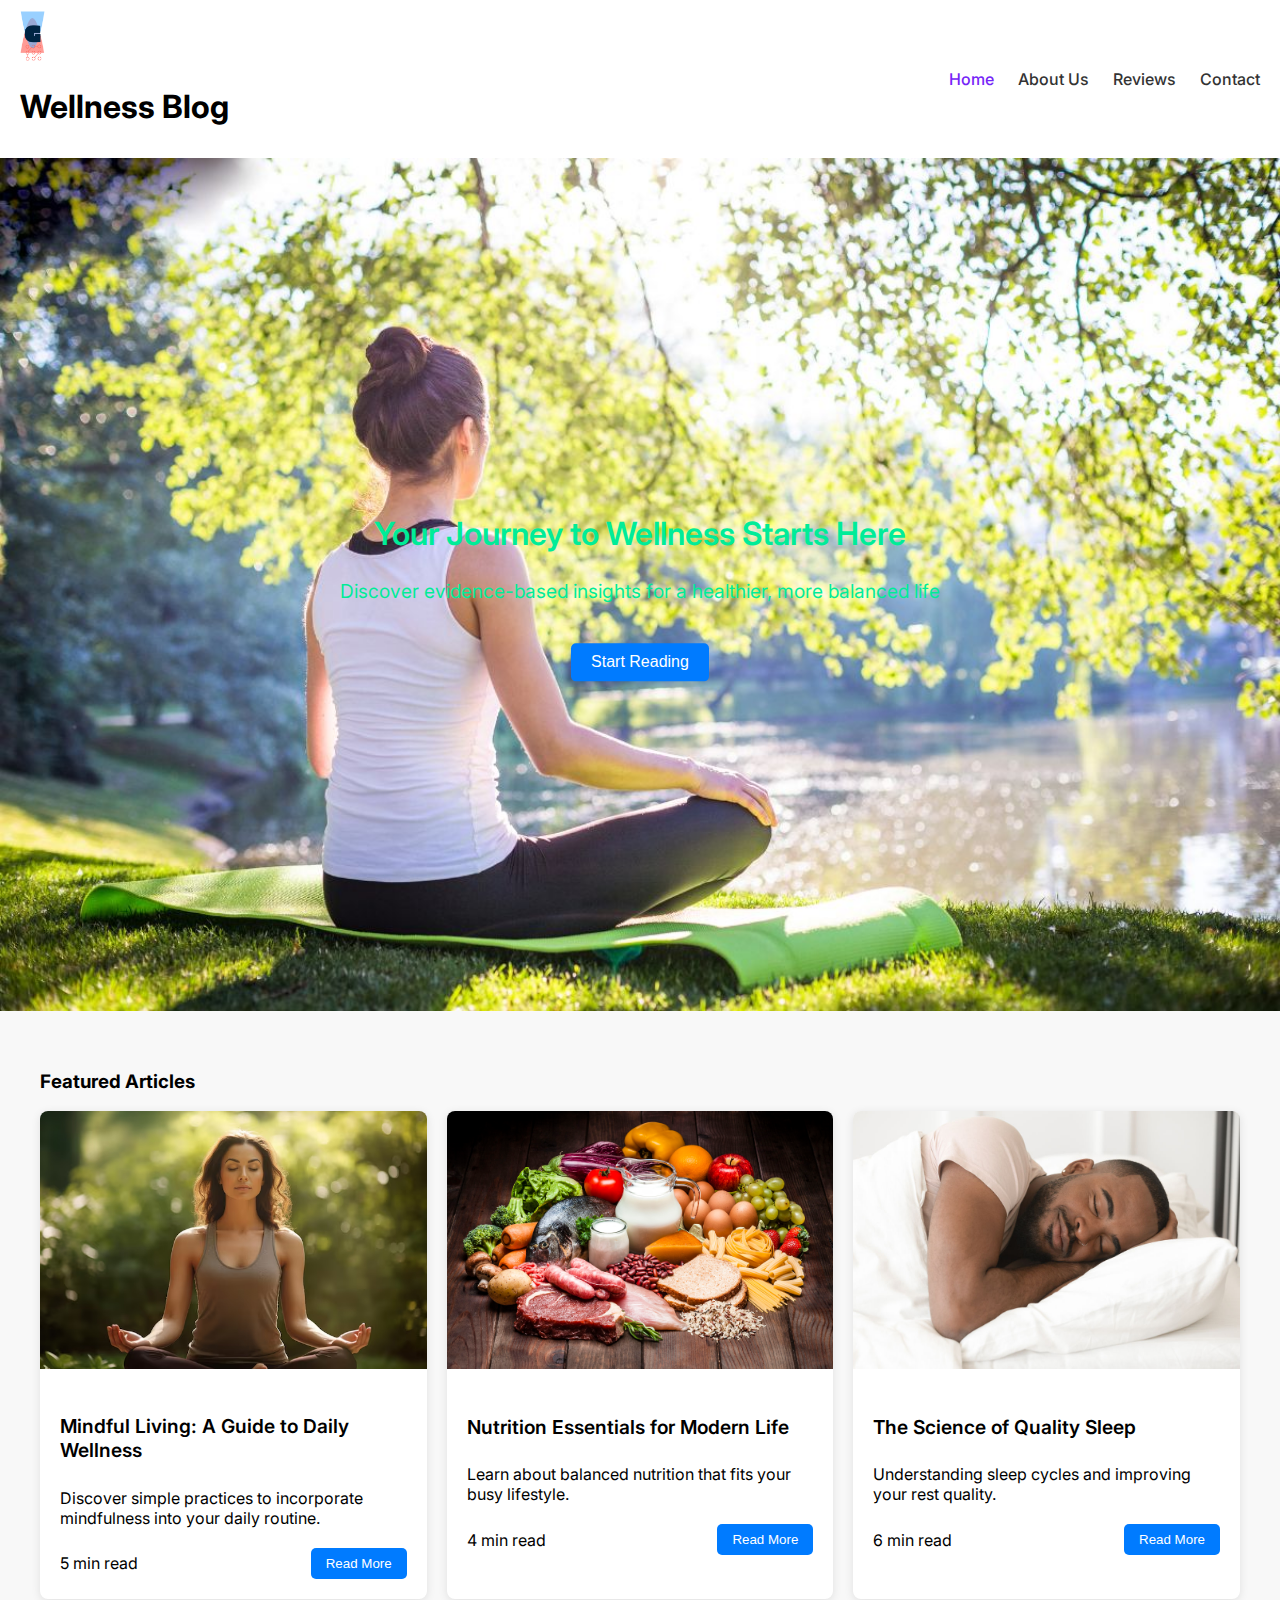
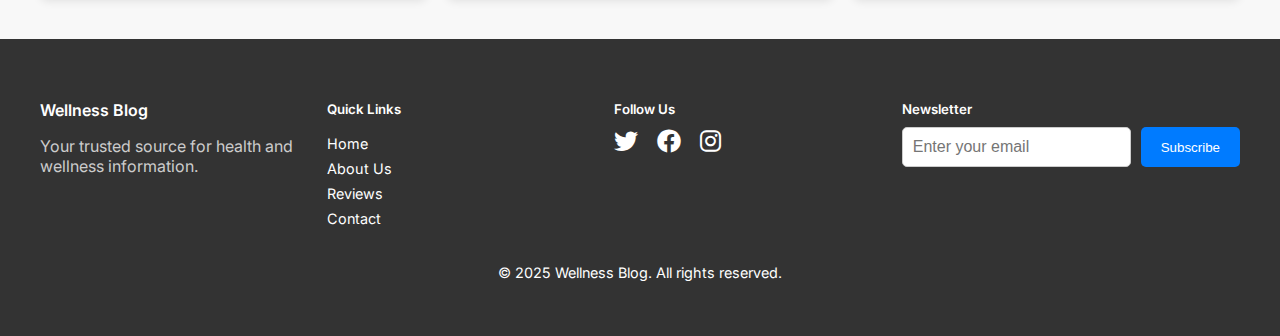
<file: index.html>
<!DOCTYPE html>
<html lang="en">
<head>
    <meta charset="UTF-8">
    <meta name="viewport" content="width=device-width, initial-scale=1.0">
    <title>Wellness Blog - Home</title>
    <!-- Font Awesome for icons -->
    <link rel="stylesheet" href="https://cdnjs.cloudflare.com/ajax/libs/font-awesome/6.0.0/css/all.min.css">
    <!-- Google Font - Inter -->
    <link href="https://fonts.googleapis.com/css2?family=Inter:wght@400;500;600;700&display=swap" rel="stylesheet">
    <!-- Your custom CSS -->
    <link rel="stylesheet" href="styles.css">
</head>
<body>
    <nav class="navbar">
        <div class="nav-container">
            <div class="nav-content">
                <div class="logo">
                   <img src="images/Logo.png" alt="Wellness Blog Logo">                
                <h1>Wellness Blog</h1>
                </div>
                
                <div class="nav-links">
                    <a href="index.html" class="active">Home</a>
                    <a href="about.html">About Us</a>
                    <a href="reviews.html">Reviews</a>
                    <a href="contact.html">Contact</a>
                </div>

                <button class="mobile-menu-button">
                    <i class="fas fa-bars"></i>
                    <button class="mobile-menu-button">Menu</button>
                  <div class="mobile-menu">
                </button>
            </div>
        </div>

        <div class="mobile-menu">
            <div class="mobile-links">
                <a href="index.html" class="active">Home</a>
                <a href="about.html">About Us</a>
                <a href="reviews.html">Reviews</a>
                <a href="contact.html">Contact</a>
            </div>
        </div>
    </nav>

    <main>
        <section class="hero">
            <img src="images/hero-wellness 1.jpg" alt="Woman practicing yoga in a peaceful setting with natural light" class="hero-image">
            <div class="hero-content">
                <div class="hero-text">
                    <h2>Your Journey to Wellness Starts Here</h2>
                    <p>Discover evidence-based insights for a healthier, more balanced life</p>
                    <button class="cta-button">Start Reading</button>
                </div>
            </div>
        </section>

        <section class="featured-articles">
            <div class="container">
                <h3>Featured Articles</h3>
                <div class="articles-grid">
                    <article class="article-card">
                        <img src="images/hero-wellness.avif" alt="Meditation and mindfulness">
                        <div class="article-content">
                            <h4>Mindful Living: A Guide to Daily Wellness</h4>
                            <p>Discover simple practices to incorporate mindfulness into your daily routine.</p>
                            <div class="article-footer">
                                <span>5 min read</span>
                                <button class="read-more">Read More</button>
                            </div>
                        </div>
                    </article>

                    <article class="article-card">
                        <img src="images/healthy-food.jpg" alt="Healthy nutrition">
                        <div class="article-content">
                            <h4>Nutrition Essentials for Modern Life</h4>
                            <p>Learn about balanced nutrition that fits your busy lifestyle.</p>
                            <div class="article-footer">
                                <span>4 min read</span>
                                <button class="read-more">Read More</button>
                            </div>
                        </div>
                    </article>

                    <article class="article-card">
                        <img src="images/peaceful-sleep.jpg" alt="Peaceful sleep">
                        <div class="article-content">
                            <h4>The Science of Quality Sleep</h4>
                            <p>Understanding sleep cycles and improving your rest quality.</p>
                            <div class="article-footer">
                                <span>6 min read</span>
                                <button class="read-more">Read More</button>
                            </div>
                        </div>
                    </article>
                </div>
            </div>
        </section>
    </main>

    <footer class="footer">
        <div class="footer-container">
            <div class="footer-grid">
                <div class="footer-section">
                    <h4>Wellness Blog</h4>
                    <p>Your trusted source for health and wellness information.</p>
                </div>
                <div class="footer-section">
                    <h5>Quick Links</h5>
                    <ul>
                        <li><a href="/">Home</a></li>
                        <li><a href="/about.html">About Us</a></li>
                        <li><a href="/reviews.html">Reviews</a></li>
                        <li><a href="/contact.html">Contact</a></li>
                    </ul>
                </div>
                <div class="footer-section">
                    <h5>Follow Us</h5>
                    <div class="social-links">
                        <a href="#"><i class="fab fa-twitter"></i></a>
                        <a href="#"><i class="fab fa-facebook"></i></a>
                        <a href="#"><i class="fab fa-instagram"></i></a>
                    </div>
                </div>
                <div class="footer-section">
                    <h5>Newsletter</h5>
                    <form class="newsletter-form">
                        <input type="email" placeholder="Enter your email">
                        <button type="submit">Subscribe</button>
                    </form>
                </div>
            </div>
            <div class="footer-bottom">
                <p>© 2025 Wellness Blog. All rights reserved.</p>
            </div>
        </div>
    </footer>

    <script src="script.js"></script>
</body>
</html>
</file>
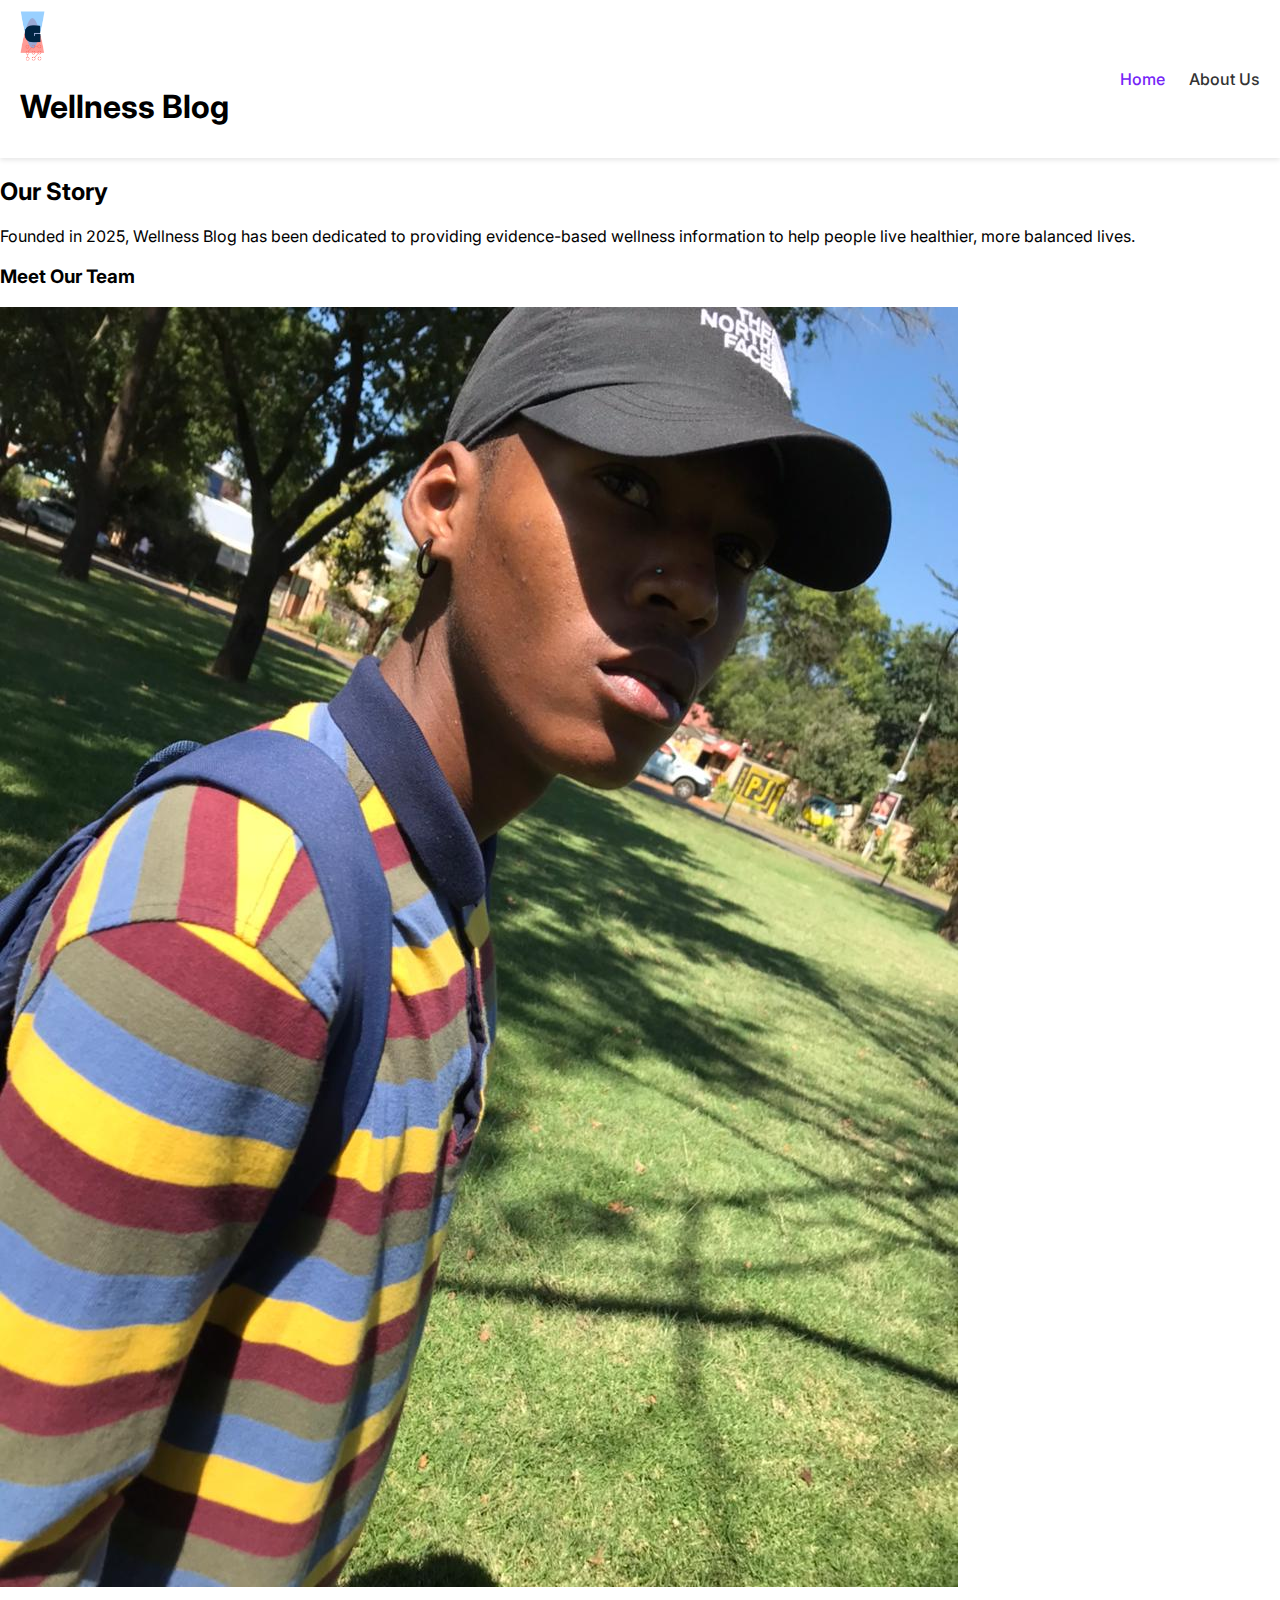
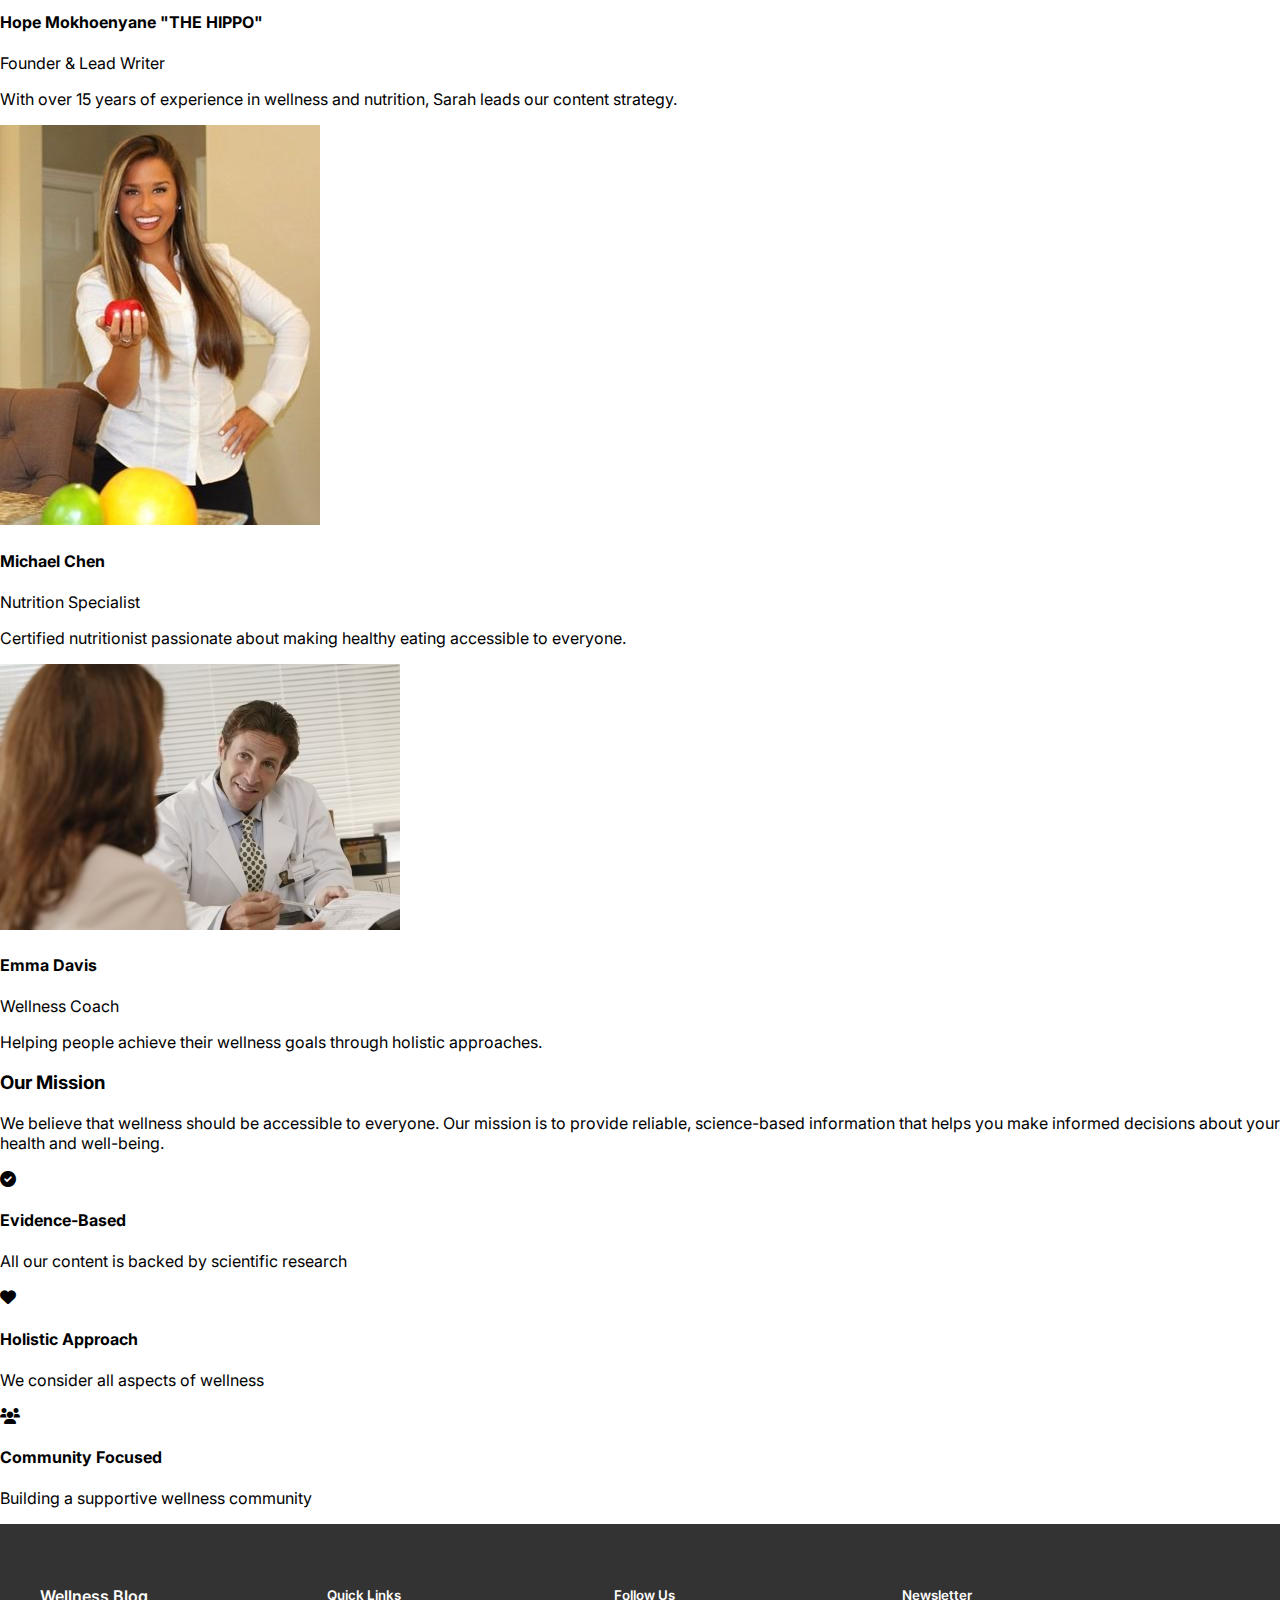
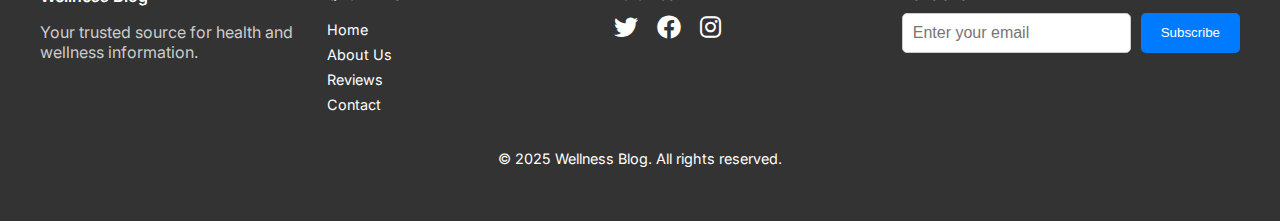
<file: about.html>
<!DOCTYPE html>
<html lang="en">
<head>
    <meta charset="UTF-8">
    <meta name="viewport" content="width=device-width, initial-scale=1.0">
    <title>About Us - Wellness Blog</title>
    <link rel="stylesheet" href="https://cdnjs.cloudflare.com/ajax/libs/font-awesome/6.0.0/css/all.min.css">
    <link href="https://fonts.googleapis.com/css2?family=Inter:wght@400;500;600;700&display=swap" rel="stylesheet">
    <link rel="stylesheet" href="styles.css">
</head>
<body>
    <nav class="navbar">
        <div class="nav-container">
            <div class="nav-content">
                <div class="logo">
                    <img src="images/Logo.png" alt="Wellness Blog Logo">
                    <h1>Wellness Blog</h1>
                </div>
                
                <div class="nav-links">
                    <a href="index.html" class="active">Home</a>
                    <a href="about.html">About Us</a>                   
                </div>

                <button class="mobile-menu-button">
                    <i class="fas fa-bars"></i>
                </button>
            </div>
        </div>

        <div class="mobile-menu">
            <div class="mobile-links">
                <a href="index.html" class="active">Home</a>
                    <a href="about.html">About Us</a>
                    <a href="reviews.html">Reviews</a>
                    <a href="contact.html">Contact</a>
            </div>
        </div>
    </nav>

    <main>
        <section class="about-hero">
            <div class="container">
                <div class="about-content">
                    <h2>Our Story</h2>
                    <p>Founded in 2025, Wellness Blog has been dedicated to providing evidence-based wellness information to help people live healthier, more balanced lives.</p>
                </div>
            </div>
        </section>

        <section class="team-section">
            <div class="container">
                <h3>Meet Our Team</h3>
                <div class="team-grid">
                    <div class="team-member">
                        <img src="images/founder.jpg" alt="Hope Mokhoenyane">
                        <h4>Hope Mokhoenyane "THE HIPPO"</h4>
                        <p class="role">Founder & Lead Writer</p>
                        <p class="bio">With over 15 years of experience in wellness and nutrition, Sarah leads our content strategy.</p>
                    </div>
                    <div class="team-member">
                        <img src="images/about 1.jpeg" alt="Michael Chen">
                        <h4>Michael Chen</h4>
                        <p class="role">Nutrition Specialist</p>
                        <p class="bio">Certified nutritionist passionate about making healthy eating accessible to everyone.</p>
                    </div>
                    <div class="team-member">
                        <img src="images/about 2.jpg" alt="Emma Davis">
                        <h4>Emma Davis</h4>
                        <p class="role">Wellness Coach</p>
                        <p class="bio">Helping people achieve their wellness goals through holistic approaches.</p>
                    </div>
                </div>
            </div>
        </section>

        <section class="mission-section">
            <div class="container">
                <div class="mission-content">
                    <h3>Our Mission</h3>
                    <p>We believe that wellness should be accessible to everyone. Our mission is to provide reliable, science-based information that helps you make informed decisions about your health and well-being.</p>
                    <div class="values-grid">
                        <div class="value-item">
                            <i class="fas fa-check-circle"></i>
                            <h4>Evidence-Based</h4>
                            <p>All our content is backed by scientific research</p>
                        </div>
                        <div class="value-item">
                            <i class="fas fa-heart"></i>
                            <h4>Holistic Approach</h4>
                            <p>We consider all aspects of wellness</p>
                        </div>
                        <div class="value-item">
                            <i class="fas fa-users"></i>
                            <h4>Community Focused</h4>
                            <p>Building a supportive wellness community</p>
                        </div>
                    </div>
                </div>
            </div>
        </section>
    </main>

    <footer class="footer">
        <div class="footer-container">
            <div class="footer-grid">
                <div class="footer-section">
                    <h4>Wellness Blog</h4>
                    <p>Your trusted source for health and wellness information.</p>
                </div>
                <div class="footer-section">
                    <h5>Quick Links</h5>
                    <ul>
                        <li><a href="index.html">Home</a></li>
                        <li><a href="about.html">About Us</a></li>
                        <li><a href="reviews.html">Reviews</a></li>
                        <li><a href="contact.html">Contact</a></li>
                    </ul>
                </div>
                <div class="footer-section">
                    <h5>Follow Us</h5>
                    <div class="social-links">
                        <a href="#"><i class="fab fa-twitter"></i></a>
                        <a href="#"><i class="fab fa-facebook"></i></a>
                        <a href="#"><i class="fab fa-instagram"></i></a>
                    </div>
                </div>
                <div class="footer-section">
                    <h5>Newsletter</h5>
                    <form class="newsletter-form">
                        <input type="email" placeholder="Enter your email">
                        <button type="submit">Subscribe</button>
                    </form>
                </div>
            </div>
            <div class="footer-bottom">
                <p>© 2025 Wellness Blog. All rights reserved.</p>
            </div>
        </div>
    </footer>

    <script src="script.js"></script>
</body>
</html>
</file>
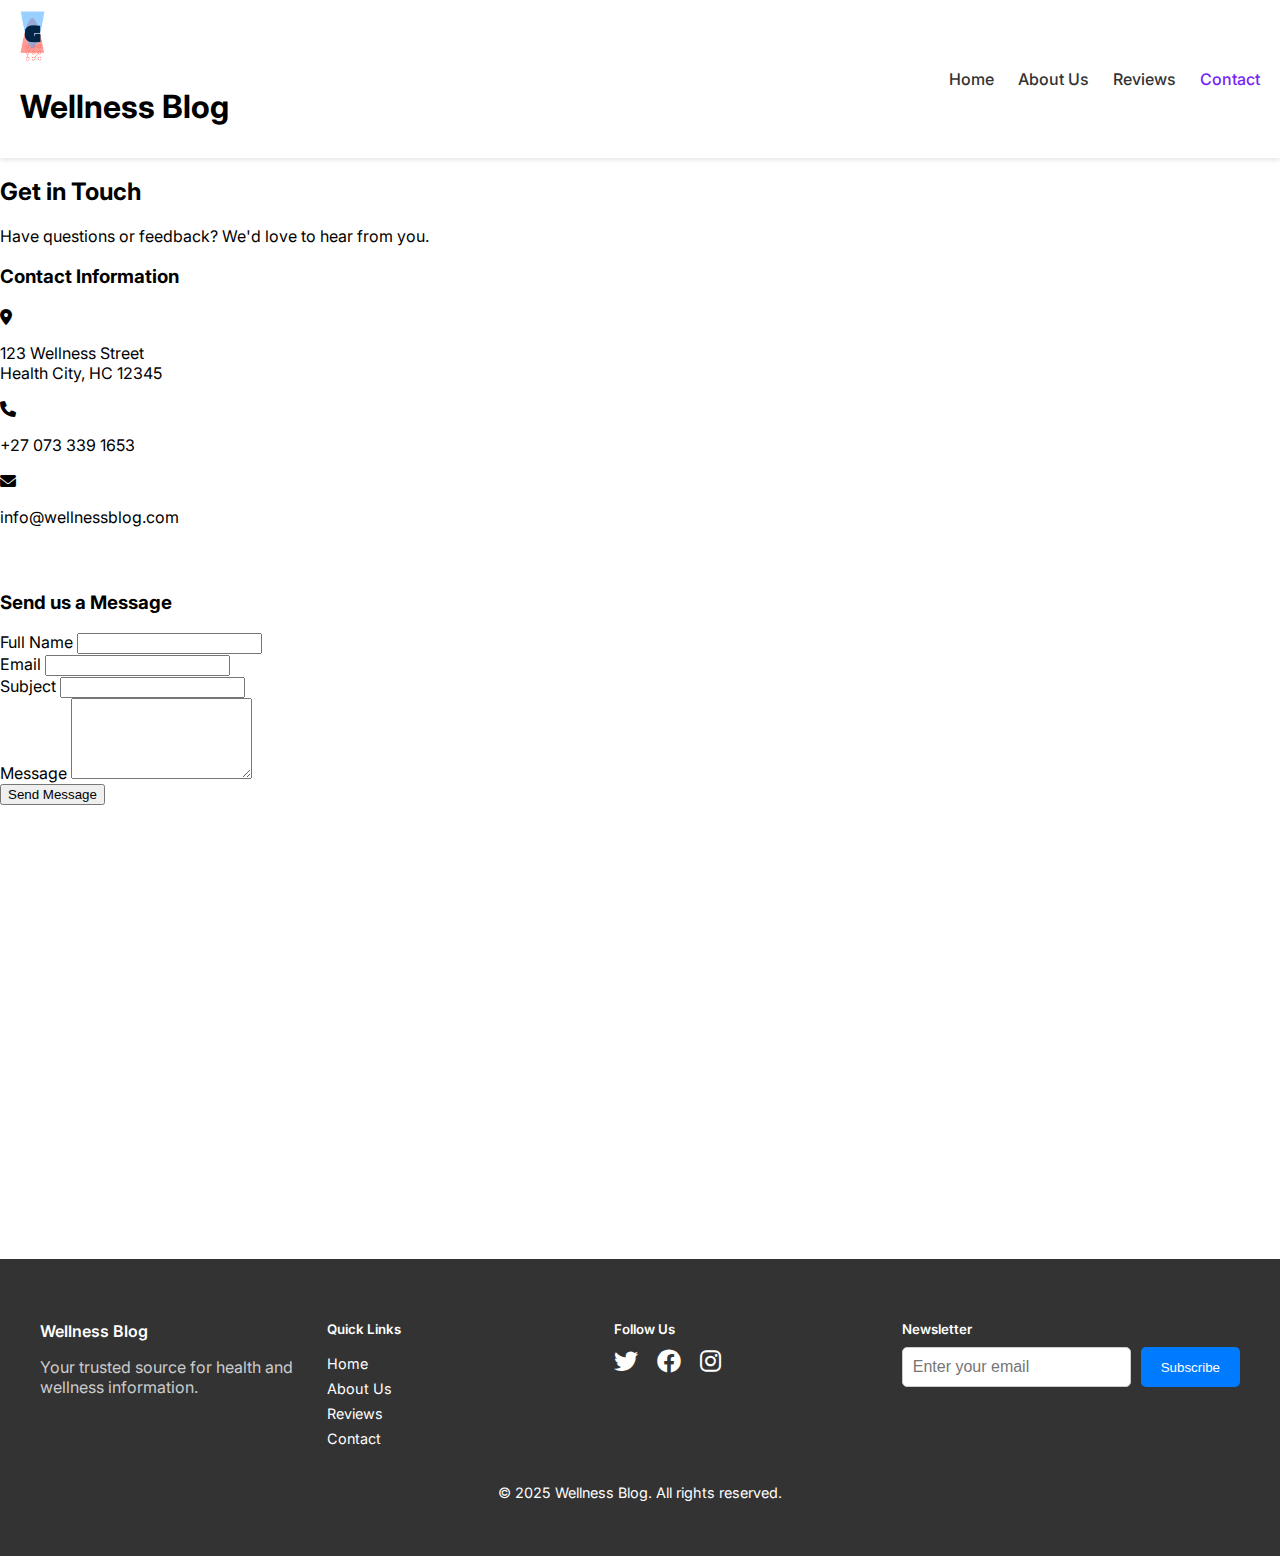
<file: contact.html>
<!DOCTYPE html>
<html lang="en">
<head>
    <meta charset="UTF-8">
    <meta name="viewport" content="width=device-width, initial-scale=1.0">
    <title>Contact Us - Wellness Blog</title>
    <link rel="stylesheet" href="https://cdnjs.cloudflare.com/ajax/libs/font-awesome/6.0.0/css/all.min.css">
    <link href="https://fonts.googleapis.com/css2?family=Inter:wght@400;500;600;700&display=swap" rel="stylesheet">
    <link rel="stylesheet" href="styles.css">
</head>
<body>
    <nav class="navbar">
        <div class="nav-container">
            <div class="nav-content">
                <div class="logo">
                    <img src="images/Logo.png" alt="Wellness Blog Logo">
                    <h1>Wellness Blog</h1>
                </div>
                
                <div class="nav-links">
                    <a href="index.html">Home</a>
                    <a href="about.html">About Us</a>
                    <a href="reviews.html">Reviews</a>
                    <a href="contact.html" class="active">Contact</a>
                </div>

                <button class="mobile-menu-button">
                    <i class="fas fa-bars"></i>
                </button>
            </div>
        </div>

        <div class="mobile-menu">
            <div class="mobile-links">
                <a href="index.html">Home</a>
                <a href="about.html">About Us</a>
                <a href="reviews.html">Reviews</a>
                <a href="contact.html" class="active">Contact</a>
            </div>
        </div>
    </nav>

    <main>
        <section class="contact-hero">
            <div class="container">
                <h2>Get in Touch</h2>
                <p>Have questions or feedback? We'd love to hear from you.</p>
            </div>
        </section>

        <section class="contact-section">
            <div class="container">
                <div class="contact-grid">
                    <div class="contact-info">
                        <h3>Contact Information</h3>
                        <div class="info-item">
                            <i class="fas fa-map-marker-alt"></i>
                            <p>123 Wellness Street<br>Health City, HC 12345</p>
                        </div>
                        <div class="info-item">
                            <i class="fas fa-phone"></i>
                            <p>+27 073 339 1653</p>
                        </div>
                        <div class="info-item">
                            <i class="fas fa-envelope"></i>
                            <p>info@wellnessblog.com</p>
                        </div>
                        <div class="social-links">
                            <a href="#"><i class="fab fa-twitter"></i></a>
                            <a href="#"><i class="fab fa-facebook"></i></a>
                            <a href="#"><i class="fab fa-instagram"></i></a>
                        </div>
                    </div>

                    <div class="contact-form">
                        <h3>Send us a Message</h3>
                        <form id="contactForm">
                            <div class="form-group">
                                <label for="name">Full Name</label>
                                <input type="text" id="name" name="name" required>
                            </div>
                            <div class="form-group">
                                <label for="email">Email</label>
                                <input type="email" id="email" name="email" required>
                            </div>
                            <div class="form-group">
                                <label for="subject">Subject</label>
                                <input type="text" id="subject" name="subject" required>
                            </div>
                            <div class="form-group">
                                <label for="message">Message</label>
                                <textarea id="message" name="message" rows="5" required></textarea>
                            </div>
                            <button type="submit" class="submit-btn">Send Message</button>
                        </form>
                    </div>
                </div>
            </div>
        </section>

        <section class="map-section">
            <div class="container">
                <div class="map-container">
                    <!-- Replace with your actual map embed code -->
                    <iframe 
                        src="https://www.google.com/maps/embed?pb=!1m18!1m12!1m3!1d3024.2219901290355!2d-74.00369368400567!3d40.71312937933185!2m3!1f0!2f0!3f0!3m2!1i1024!2i768!4f13.1!3m3!1m2!1s0x89c25a23e28c1191%3A0x49f75d3281df052a!2s150%20Park%20Row%2C%20New%20York%2C%20NY%2010007!5e0!3m2!1sen!2sus!4v1644262070010!5m2!1sen!2sus"
                        width="100%" 
                        height="450" 
                        style="border:0;" 
                        allowfullscreen="" 
                        loading="lazy">
                    </iframe>
                </div>
            </div>
        </section>
    </main>

    <footer class="footer">
        <div class="footer-container">
            <div class="footer-grid">
                <div class="footer-section">
                    <h4>Wellness Blog</h4>
                    <p>Your trusted source for health and wellness information.</p>
                </div>
                <div class="footer-section">
                    <h5>Quick Links</h5>
                    <ul>
                        <li><a href="index.html">Home</a></li>
                        <li><a href="about.html">About Us</a></li>
                        <li><a href="reviews.html">Reviews</a></li>
                        <li><a href="contact.html">Contact</a></li>
                    </ul>
                </div>
                <div class="footer-section">
                    <h5>Follow Us</h5>
                    <div class="social-links">
                        <a href="#"><i class="fab fa-twitter"></i></a>
                        <a href="#"><i class="fab fa-facebook"></i></a>
                        <a href="#"><i class="fab fa-instagram"></i></a>
                    </div>
                </div>
                <div class="footer-section">
                    <h5>Newsletter</h5>
                    <form class="newsletter-form">
                        <input type="email" placeholder="Enter your email">
                        <button type="submit">Subscribe</button>
                    </form>
                </div>
            </div>
            <div class="footer-bottom">
                <p>© 2025 Wellness Blog. All rights reserved.</p>
            </div>
        </div>
    </footer>

    <script src="script.js"></script>
</body>
</html>
</file>
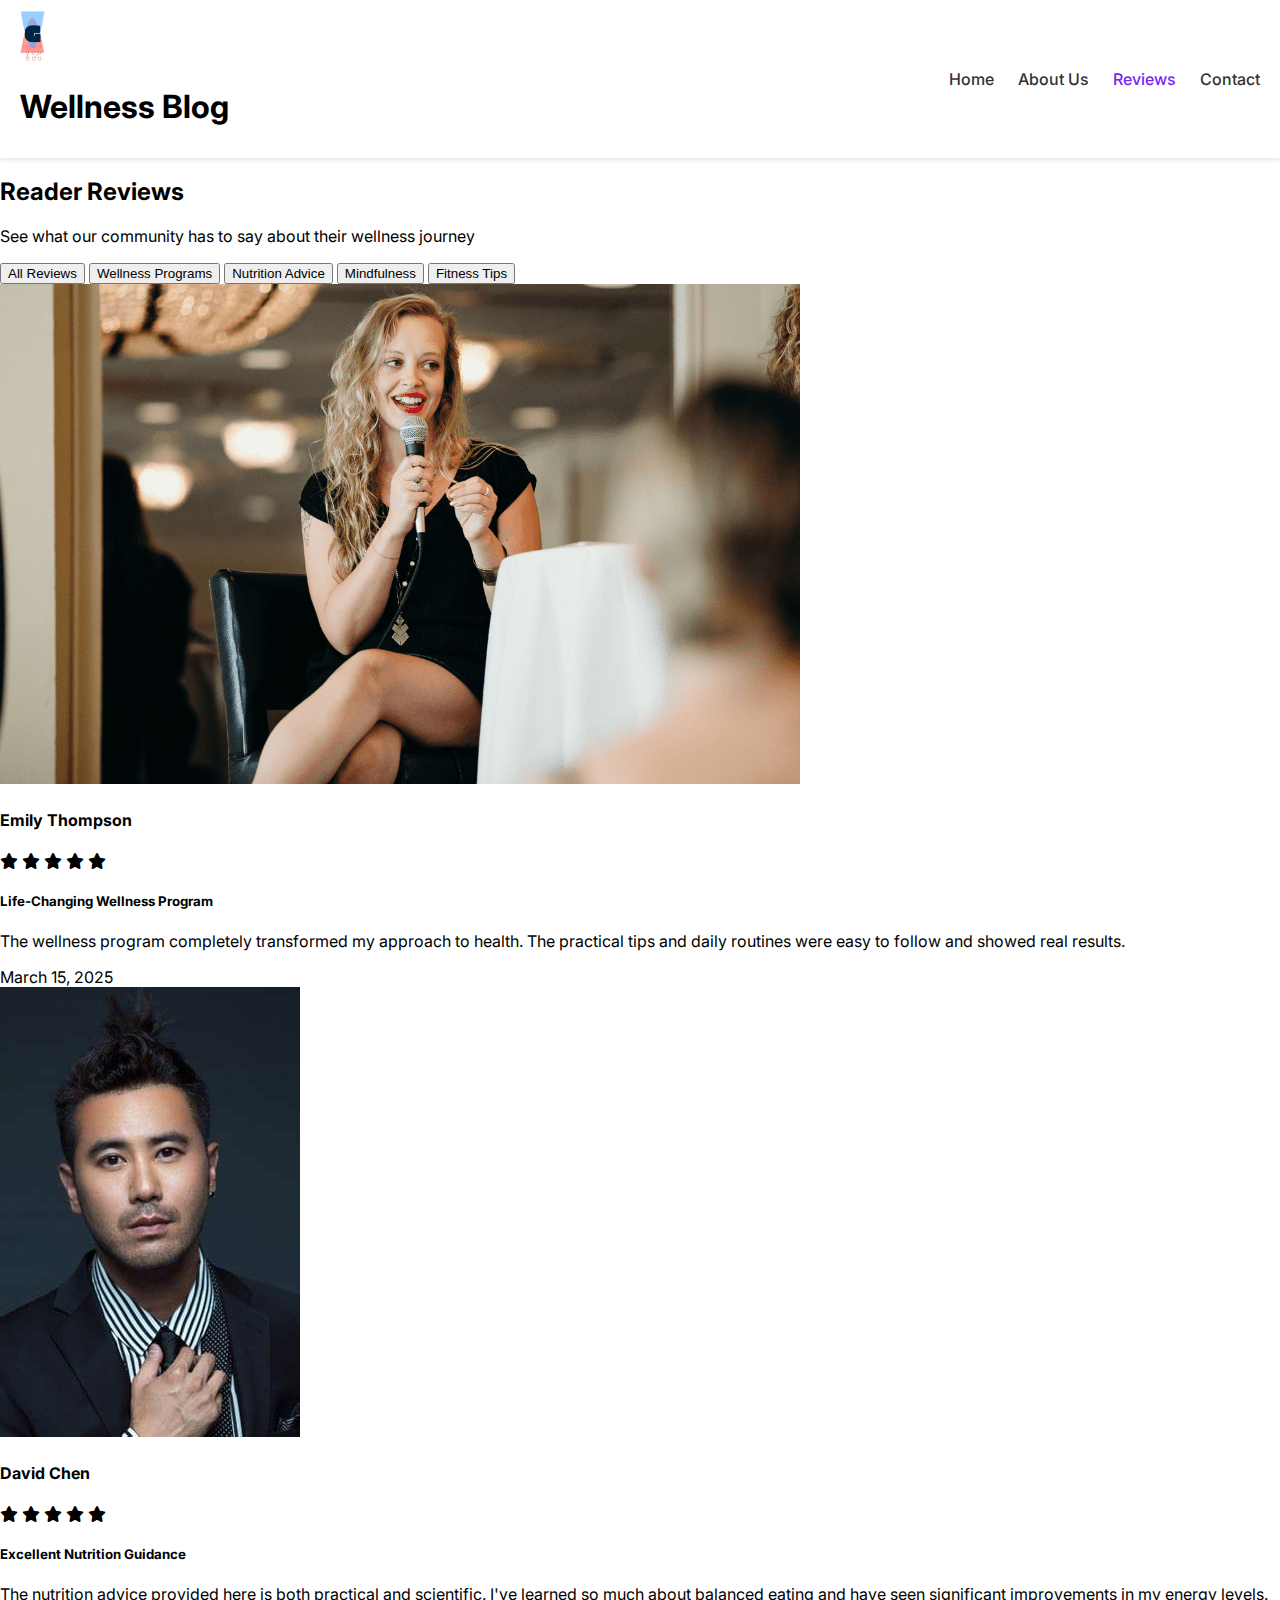
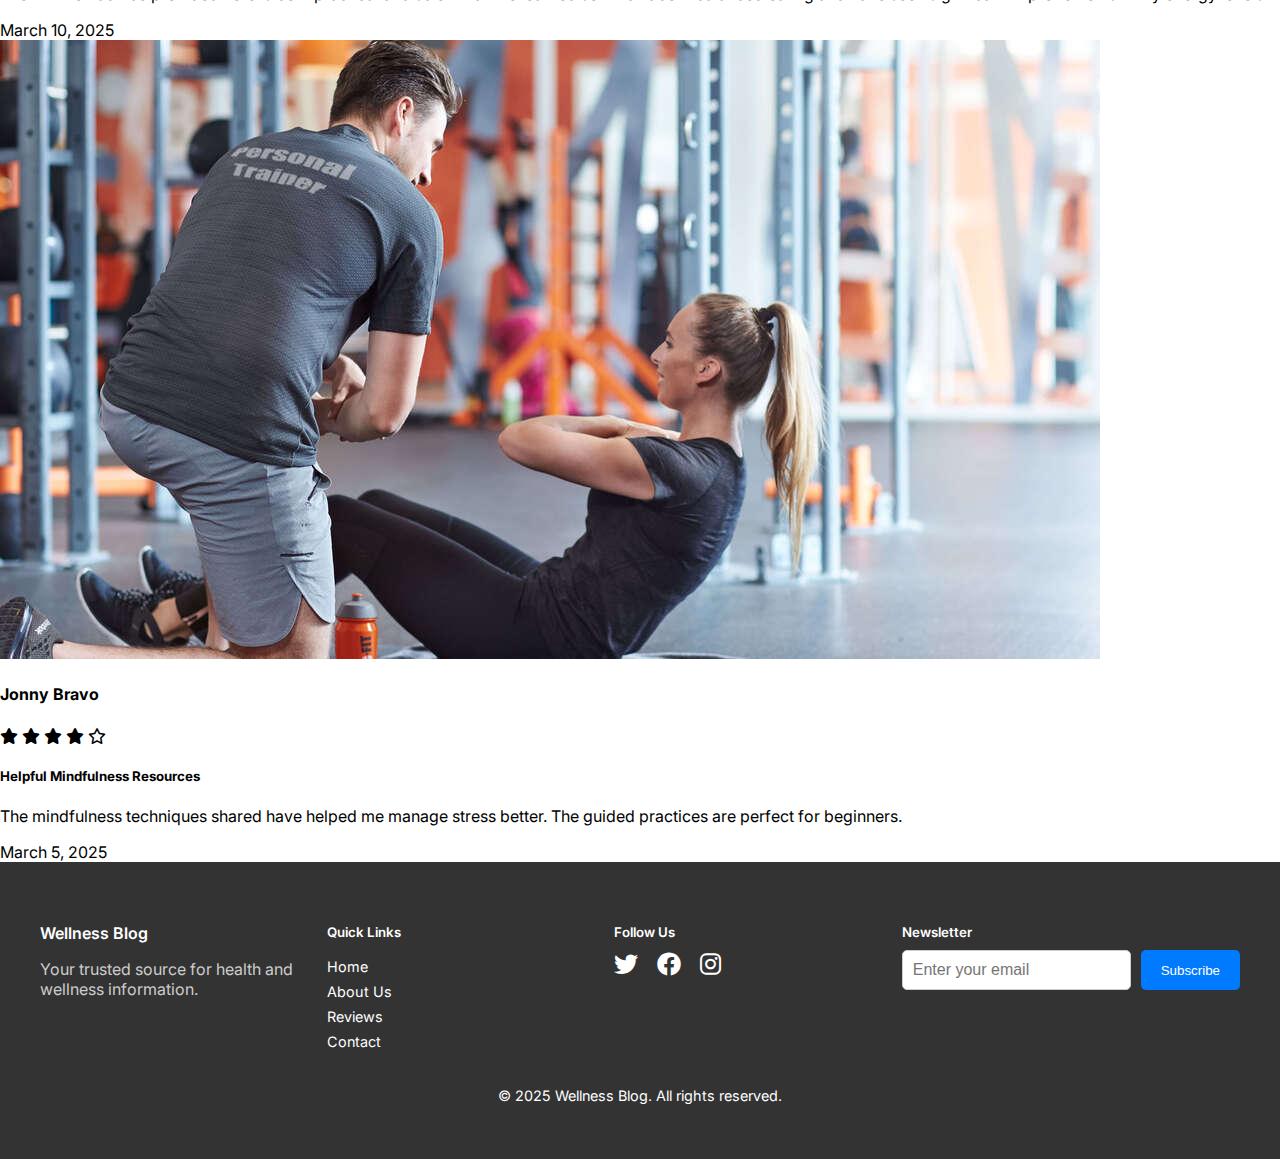
<file: reviews.html>
<!DOCTYPE html>
<html lang="en">
<head>
    <meta charset="UTF-8">
    <meta name="viewport" content="width=device-width, initial-scale=1.0">
    <title>Reviews - Wellness Blog</title>
    <link rel="stylesheet" href="https://cdnjs.cloudflare.com/ajax/libs/font-awesome/6.0.0/css/all.min.css">
    <link href="https://fonts.googleapis.com/css2?family=Inter:wght@400;500;600;700&display=swap" rel="stylesheet">
    <link rel="stylesheet" href="styles.css">
</head>
<body>
    <nav class="navbar">
        <div class="nav-container">
            <div class="nav-content">
                <div class="logo">
                    <img src="images/Logo.png" alt="Wellness Blog Logo">
                    <h1>Wellness Blog</h1>
                </div>
                
                <div class="nav-links">
                    <a href="index.html">Home</a>
                    <a href="about.html">About Us</a>
                    <a href="reviews.html" class="active">Reviews</a>
                    <a href="contact.html">Contact</a>
                </div>

                <button class="mobile-menu-button">
                    <i class="fas fa-bars"></i>
                </button>
            </div>
        </div>

        <div class="mobile-menu">
            <div class="mobile-links">
                <a href="index.html">Home</a>
                <a href="about.html">About Us</a>
                <a href="reviews.html" class="active">Reviews</a>
                <a href="contact.html">Contact</a>
            </div>
        </div>
    </nav>

    <main>
        <section class="reviews-hero">
            <div class="container">
                <h2>Reader Reviews</h2>
                <p>See what our community has to say about their wellness journey</p>
            </div>
        </section>

        <section class="reviews-filter">
            <div class="container">
                <div class="filter-buttons">
                    <button class="filter-btn active" data-category="all">All Reviews</button>
                    <button class="filter-btn" data-category="wellness">Wellness Programs</button>
                    <button class="filter-btn" data-category="nutrition">Nutrition Advice</button>
                    <button class="filter-btn" data-category="mindfulness">Mindfulness</button>
                    <button class="filter-btn" data-category="fitness">Fitness Tips</button>
                </div>
            </div>
        </section>

        <section class="reviews-grid">
            <div class="container">
                <div class="reviews-container">
                    <!-- Review Card 1 -->
                    <div class="review-card" data-category="wellness">
                        <div class="review-header">
                            <img src="images/review 1.webp" alt="Emily Thompson">
                            <div class="reviewer-info">
                                <h4>Emily Thompson</h4>
                                <div class="rating">
                                    <i class="fas fa-star"></i>
                                    <i class="fas fa-star"></i>
                                    <i class="fas fa-star"></i>
                                    <i class="fas fa-star"></i>
                                    <i class="fas fa-star"></i>
                                </div>
                            </div>
                        </div>
                        <h5>Life-Changing Wellness Program</h5>
                        <p>The wellness program completely transformed my approach to health. The practical tips and daily routines were easy to follow and showed real results.</p>
                        <span class="review-date">March 15, 2025</span>
                    </div>

                    <!-- Review Card 2 -->
                    <div class="review-card" data-category="nutrition">
                        <div class="review-header">
                            <img src="images/review 2.jpg" alt="David Chen">
                            <div class="reviewer-info">
                                <h4>David Chen</h4>
                                <div class="rating">
                                    <i class="fas fa-star"></i>
                                    <i class="fas fa-star"></i>
                                    <i class="fas fa-star"></i>
                                    <i class="fas fa-star"></i>
                                    <i class="fas fa-star"></i>
                                </div>
                            </div>
                        </div>
                        <h5>Excellent Nutrition Guidance</h5>
                        <p>The nutrition advice provided here is both practical and scientific. I've learned so much about balanced eating and have seen significant improvements in my energy levels.</p>
                        <span class="review-date">March 10, 2025</span>
                    </div>

                    <!-- Review Card 3 -->
                    <div class="review-card" data-category="mindfulness">
                        <div class="review-header">
                            <img src="images/review 5.jpg" alt="Jonny Bravo">
                            <div class="reviewer-info">
                                <h4>Jonny Bravo</h4>
                                <div class="rating">
                                    <i class="fas fa-star"></i>
                                    <i class="fas fa-star"></i>
                                    <i class="fas fa-star"></i>
                                    <i class="fas fa-star"></i>
                                    <i class="far fa-star"></i>
                                </div>
                            </div>
                        </div>
                        <h5>Helpful Mindfulness Resources</h5>
                        <p>The mindfulness techniques shared have helped me manage stress better. The guided practices are perfect for beginners.</p>
                        <span class="review-date">March 5, 2025</span>
                    </div>
                </div>
            </div>
        </section>
    </main>

    <footer class="footer">
        <div class="footer-container">
            <div class="footer-grid">
                <div class="footer-section">
                    <h4>Wellness Blog</h4>
                    <p>Your trusted source for health and wellness information.</p>
                </div>
                <div class="footer-section">
                    <h5>Quick Links</h5>
                    <ul>
                        <li><a href="index.html">Home</a></li>
                        <li><a href="about.html">About Us</a></li>
                        <li><a href="reviews.html">Reviews</a></li>
                        <li><a href="contact.html">Contact</a></li>
                    </ul>
                </div>
                <div class="footer-section">
                    <h5>Follow Us</h5>
                    <div class="social-links">
                        <a href="#"><i class="fab fa-twitter"></i></a>
                        <a href="#"><i class="fab fa-facebook"></i></a>
                        <a href="#"><i class="fab fa-instagram"></i></a>
                    </div>
                </div>
                <div class="footer-section">
                    <h5>Newsletter</h5>
                    <form class="newsletter-form">
                        <input type="email" placeholder="Enter your email">
                        <button type="submit">Subscribe</button>
                    </form>
                </div>
            </div>
            <div class="footer-bottom">
                <p>© 2025 Wellness Blog. All rights reserved.</p>
            </div>
        </div>
    </footer>

    <script src="script.js"></script>
</body>
</html>
</file>
<file: styles.css>
/* Base Styles */
body {
    font-family: 'Inter', sans-serif;
    margin: 0;
    padding: 0;
    box-sizing: border-box;
}
.logo img {
    max-width: 25px; /* Adjust this size as needed */
    height: auto;
}


/* Navbar Styles */
.navbar {
    background-color: #fff;
    box-shadow: 0 2px 5px rgba(0, 0, 0, 0.1);
    padding: 10px 0;
}

.nav-container {
    display: flex;
    justify-content: space-between;
    align-items: center;
    padding: 0 20px;
}

.nav-content {
    display: flex;
    align-items: center;
    justify-content: space-between;
    width: 100%;
}

.nav-links a {
    margin-left: 20px;
    text-decoration: none;
    color: #333;
    font-weight: 500;
}

.nav-links a.active {
    color: #7525f7;
}

/* Mobile Menu */
.mobile-menu {
    display: none;
}

.mobile-menu-button {
    display: none;
    background: none;
    border: none;
    font-size: 24px;
}

/* Hero Section */
.hero {
    position: relative;
    text-align: center;
}

.hero-image {
    width: 100%;
    height: auto;
    display: block;
}

.hero-content {
    position: absolute;
    top: 50%;
    left: 50%;
    transform: translate(-50%, -50%);
    color: lch(82.98% 69.54 157.01);
}

.hero-text h2 {
    font-size: 2rem;
    font-weight: 600;
}

.hero-text p {
    font-size: 1.2rem;
    margin-top: 10px;
}

.cta-button {
    margin-top: 20px;
    padding: 10px 20px;
    background-color: #007BFF;
    border: none;
    color: #fff;
    font-size: 1rem;
    cursor: pointer;
    border-radius: 5px;
}

/* Featured Articles Section */
.featured-articles {
    padding: 40px 20px;
    background-color: #f8f8f8;
}

.featured-articles .container {
    max-width: 1200px;
    margin: 0 auto;
}

.articles-grid {
    display: grid;
    grid-template-columns: 1fr 1fr 1fr;
    gap: 20px;
}

.article-card {
    background-color: #fff;
    border-radius: 8px;
    overflow: hidden;
    box-shadow: 0 2px 10px rgba(0, 0, 0, 0.1);
}

.article-card img {
    width: 100%;
    height: auto;
    display: block;
}

.article-content {
    padding: 20px;
}

.article-content h4 {
    font-size: 1.2rem;
    font-weight: 600;
}

.article-content p {
    font-size: 1rem;
    margin-top: 10px;
}

.article-footer {
    margin-top: 20px;
    display: flex;
    justify-content: space-between;
    align-items: center;
}

.read-more {
    background-color: #007BFF;
    color: white;
    border: none;
    padding: 8px 15px;
    border-radius: 5px;
    cursor: pointer;
}

/* Responsive Design with Media Queries */
@media (max-width: 768px) {
    .nav-container {
        flex-direction: column;
        align-items: flex-start;
    }

    .nav-links {
        display: none;
        width: 100%;
        text-align: center;
        margin-top: 20px;
    }

    .nav-links a {
        margin: 10px 0;
    }

    .mobile-menu {
        display: block;
        width: 100%;
    }

    .mobile-menu-button {
        display: block;
    }

    .hero-text h2 {
        font-size: 1.5rem;
    }

    .hero-text p {
        font-size: 1rem;
    }

    .articles-grid {
        grid-template-columns: 1fr 1fr;
    }

    .cta-button {
        padding: 8px 16px;
    }
}

@media (max-width: 480px) {
    .hero-text h2 {
        font-size: 1.3rem;
    }

    .hero-text p {
        font-size: 0.9rem;
    }

    .articles-grid {
        grid-template-columns: 1fr;
    }

    .article-content h4 {
        font-size: 1.1rem;
    }

    .article-footer span {
        font-size: 0.9rem;
    }

    .read-more {
        font-size: 0.9rem;
    }
}
/* Footer Styles */
.footer {
    background-color: #333;
    color: #fff;
    padding: 40px 20px;
}

.footer-container {
    max-width: 1200px;
    margin: 0 auto;
    padding: 0 20px;
}

.footer-grid {
    display: grid;
    grid-template-columns: repeat(4, 1fr);
    gap: 30px;
}

.footer-section h4,
.footer-section h5 {
    margin-bottom: 10px;
    font-weight: 600;
}

.footer-section p {
    font-size: 1rem;
    color: #ccc;
}

.footer-section ul {
    list-style-type: none;
    padding: 0;
}

.footer-section ul li {
    margin: 5px 0;
}

.footer-section ul li a {
    text-decoration: none;
    color: #fff;
    font-size: 0.9rem;
}

.footer-section ul li a:hover {
    color: #007BFF;
}

.social-links a {
    color: #fff;
    font-size: 1.5rem;
    margin-right: 15px;
}

.social-links a:hover {
    color: #007BFF;
}

.newsletter-form {
    display: flex;
    gap: 10px;
}

.newsletter-form input {
    padding: 10px;
    font-size: 1rem;
    border-radius: 5px;
    border: 1px solid #ccc;
    flex: 1;
}

.newsletter-form button {
    padding: 10px 20px;
    background-color: #007BFF;
    color: white;
    border: none;
    border-radius: 5px;
    cursor: pointer;
}

.footer-bottom {
    text-align: center;
    margin-top: 20px;
}

.footer-bottom p {
    font-size: 0.9rem;
}

/* Responsive Design for Footer */
@media (max-width: 768px) {
    .footer-grid {
        grid-template-columns: 1fr 1fr;
    }

    .footer-section h4,
    .footer-section h5 {
        font-size: 1.2rem;
    }

    .footer-section p {
        font-size: 0.9rem;
    }

    .social-links a {
        font-size: 1.2rem;
    }

    .newsletter-form {
        flex-direction: column;
    }

    .newsletter-form input {
        margin-bottom: 10px;
    }
}

@media (max-width: 480px) {
    .footer-grid {
        grid-template-columns: 1fr;
    }

    .footer-section h4,
    .footer-section h5 {
        font-size: 1rem;
    }

    .footer-section p {
        font-size: 0.8rem;
    }

    .footer-section ul li a {
        font-size: 0.8rem;
    }

    .social-links a {
        font-size: 1.2rem;
    }

    .newsletter-form input,
    .newsletter-form button {
        font-size: 1rem;
    }
}
</file>
